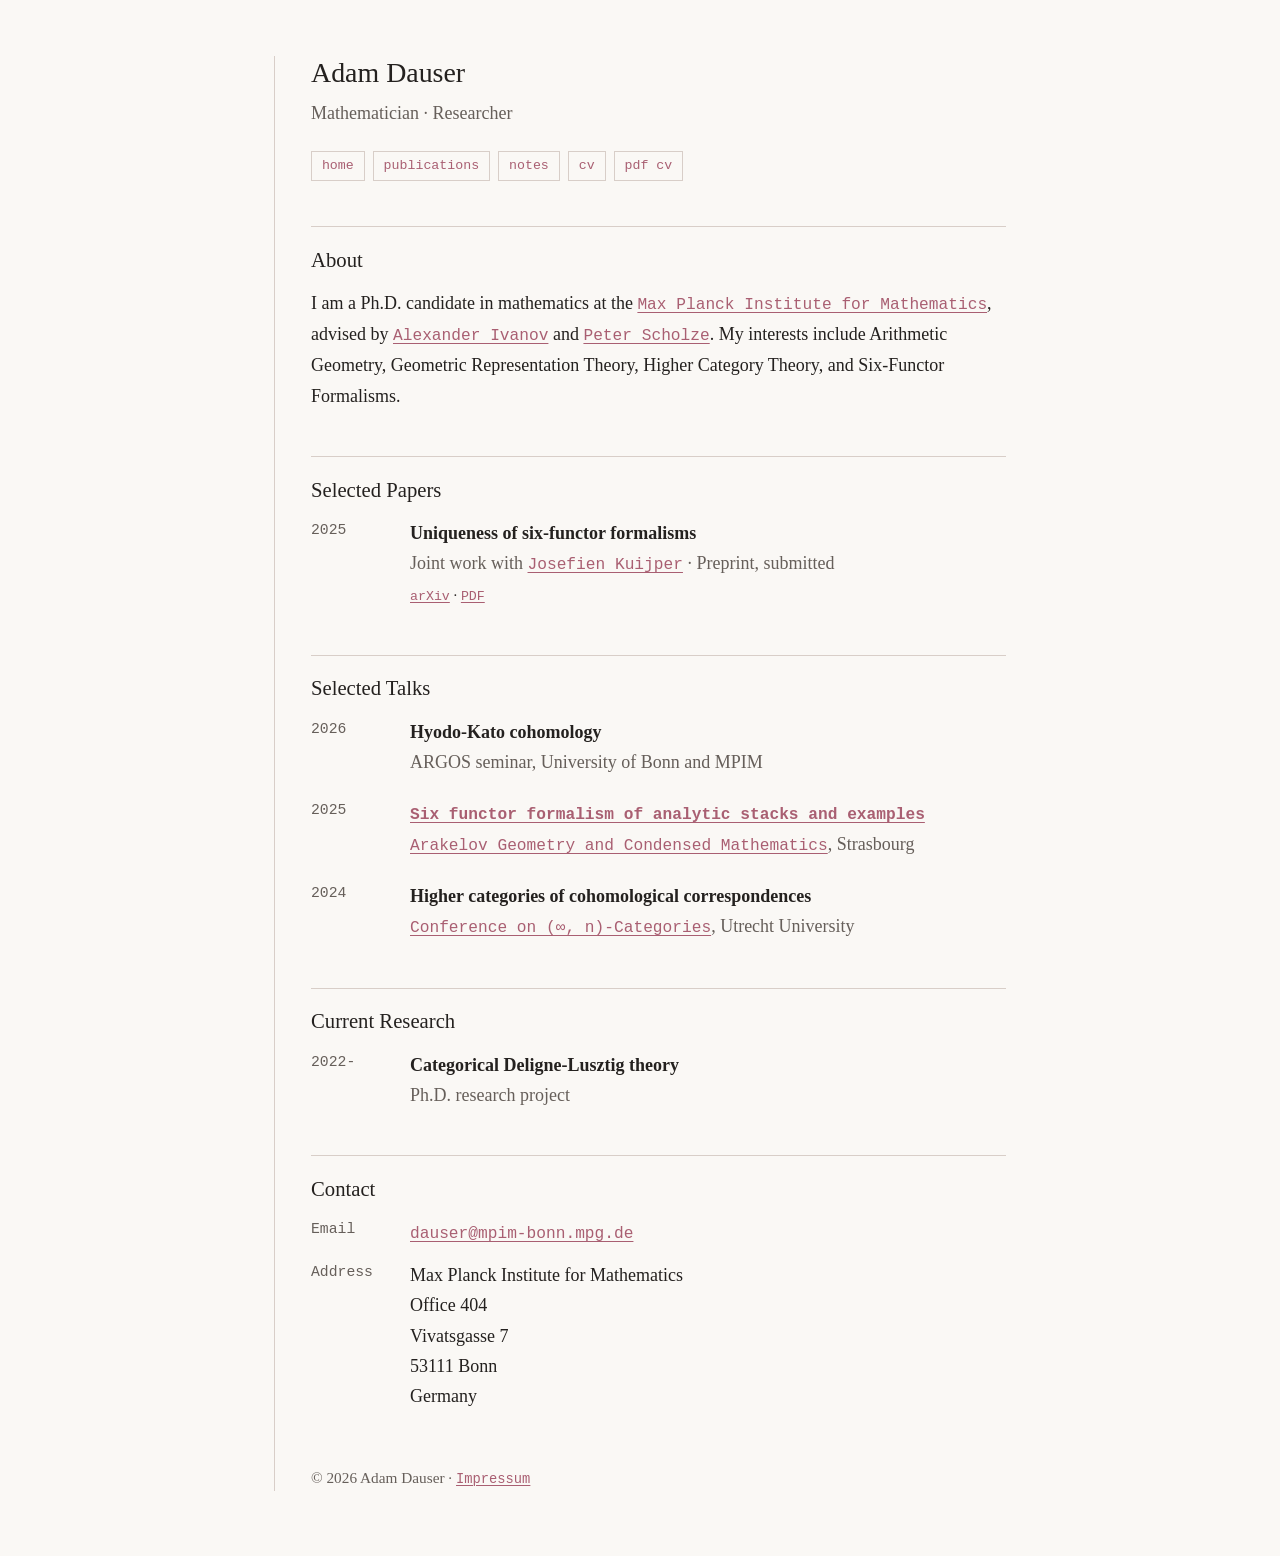
<file: index.html>
<!doctype html>
<html lang="en">
<head>
  <meta charset="utf-8">
  <meta name="viewport" content="width=device-width, initial-scale=1">
  <title>Adam Dauser</title>
  <meta name="description" content="Personal website for Adam Dauser: Arithmetic Geometry, Higher Category Theory, publications, notes, and CV.">
  <meta name="theme-color" media="(prefers-color-scheme: light)" content="#faf8f5">
  <meta name="theme-color" media="(prefers-color-scheme: dark)" content="#151515">
  <meta property="og:title" content="Adam Dauser">
  <meta property="og:description" content="Arithmetic Geometry, Higher Category Theory, publications, notes, and CV.">
  <meta property="og:image" content="assets/social-preview.svg">
  <meta property="og:type" content="website">
  <link rel="icon" href="assets/favicon.svg" type="image/svg+xml">
  <link rel="stylesheet" href="assets/style.css">
</head>
<body>
  <div class="site">
    <main>
      <header>
        <h1>Adam Dauser</h1>
        <p class="subtitle">Mathematician · Researcher</p>
        <nav aria-label="Main navigation">
          <a class="pill" href="index.html">home</a>
          <a class="pill" href="publications.html">publications</a>
          <a class="pill" href="notes.html">notes</a>
          <a class="pill" href="cv.html">cv</a>
          <a class="pill" href="cv/adam-dauser-cv.pdf">pdf cv</a>
        </nav>
      </header>

      <section>
        <h2>About</h2>
        <p>I am a Ph.D. candidate in mathematics at the <a href="https://www.mpim-bonn.mpg.de/peoplelist?plgroup=graduates">Max Planck Institute for Mathematics</a>, advised by <a href="https://math.ruhr-uni-bochum.de/fakultaet/arbeitsbereiche/algebra/research-team-ivanov/team/prof-dr-alexander-ivanov/">Alexander Ivanov</a> and <a href="https://people.mpim-bonn.mpg.de/scholze/">Peter Scholze</a>. My interests include Arithmetic Geometry, Geometric Representation Theory, Higher Category Theory, and Six-Functor Formalisms.</p>
      </section>

      <section>
        <h2>Selected Papers</h2>
        <div class="entry">
          <div class="year">2025</div>
          <div><strong>Uniqueness of six-functor formalisms</strong><br><span class="meta">Joint work with <a href="https://sites.google.com/view/josefienkuijper">Josefien Kuijper</a> · Preprint, submitted</span><br><span class="links"><a href="https://arxiv.org/abs/2412.15780">arXiv</a> · <a href="https://arxiv.org/pdf/2412.15780">PDF</a></span></div>
        </div>
      </section>

      <section>
        <h2>Selected Talks</h2>
        <div class="entry">
          <div class="year">2026</div>
          <div><strong>Hyodo-Kato cohomology</strong><br><span class="meta">ARGOS seminar, University of Bonn and MPIM</span></div>
        </div>
        <div class="entry">
          <div class="year">2025</div>
          <div><strong><a href="https://lebras.perso.math.cnrs.fr/Notes_Dauser.pdf">Six functor formalism of analytic stacks and examples</a></strong><br><span class="meta"><a href="https://irma.math.unistra.fr/~lfu/Activities/Conference-Arakelov-and-Condensed.html">Arakelov Geometry and Condensed Mathematics</a>, Strasbourg</span></div>
        </div>
        <div class="entry">
          <div class="year">2024</div>
          <div><strong>Higher categories of cohomological correspondences</strong><br><span class="meta"><a href="https://sites.google.com/view/inftyncategories">Conference on (∞, n)-Categories</a>, Utrecht University</span></div>
        </div>
      </section>

      <section>
        <h2>Current Research</h2>
        <div class="entry">
          <div class="year">2022-</div>
          <div><strong>Categorical Deligne-Lusztig theory</strong><br><span class="meta">Ph.D. research project</span></div>
        </div>
      </section>

      <section>
        <h2>Contact</h2>
        <dl class="contact-list">
          <div>
            <dt>Email</dt>
            <dd><a href="mailto:dauser@mpim-bonn.mpg.de">dauser@mpim-bonn.mpg.de</a></dd>
          </div>
          <div>
            <dt>Address</dt>
            <dd>Max Planck Institute for Mathematics<br>Office 404<br>Vivatsgasse 7<br>53111 Bonn<br>Germany</dd>
          </div>
        </dl>
      </section>

      <footer>© 2026 Adam Dauser · <a href="impressum.html">Impressum</a></footer>
    </main>
  </div>
</body>
</html>
</file>
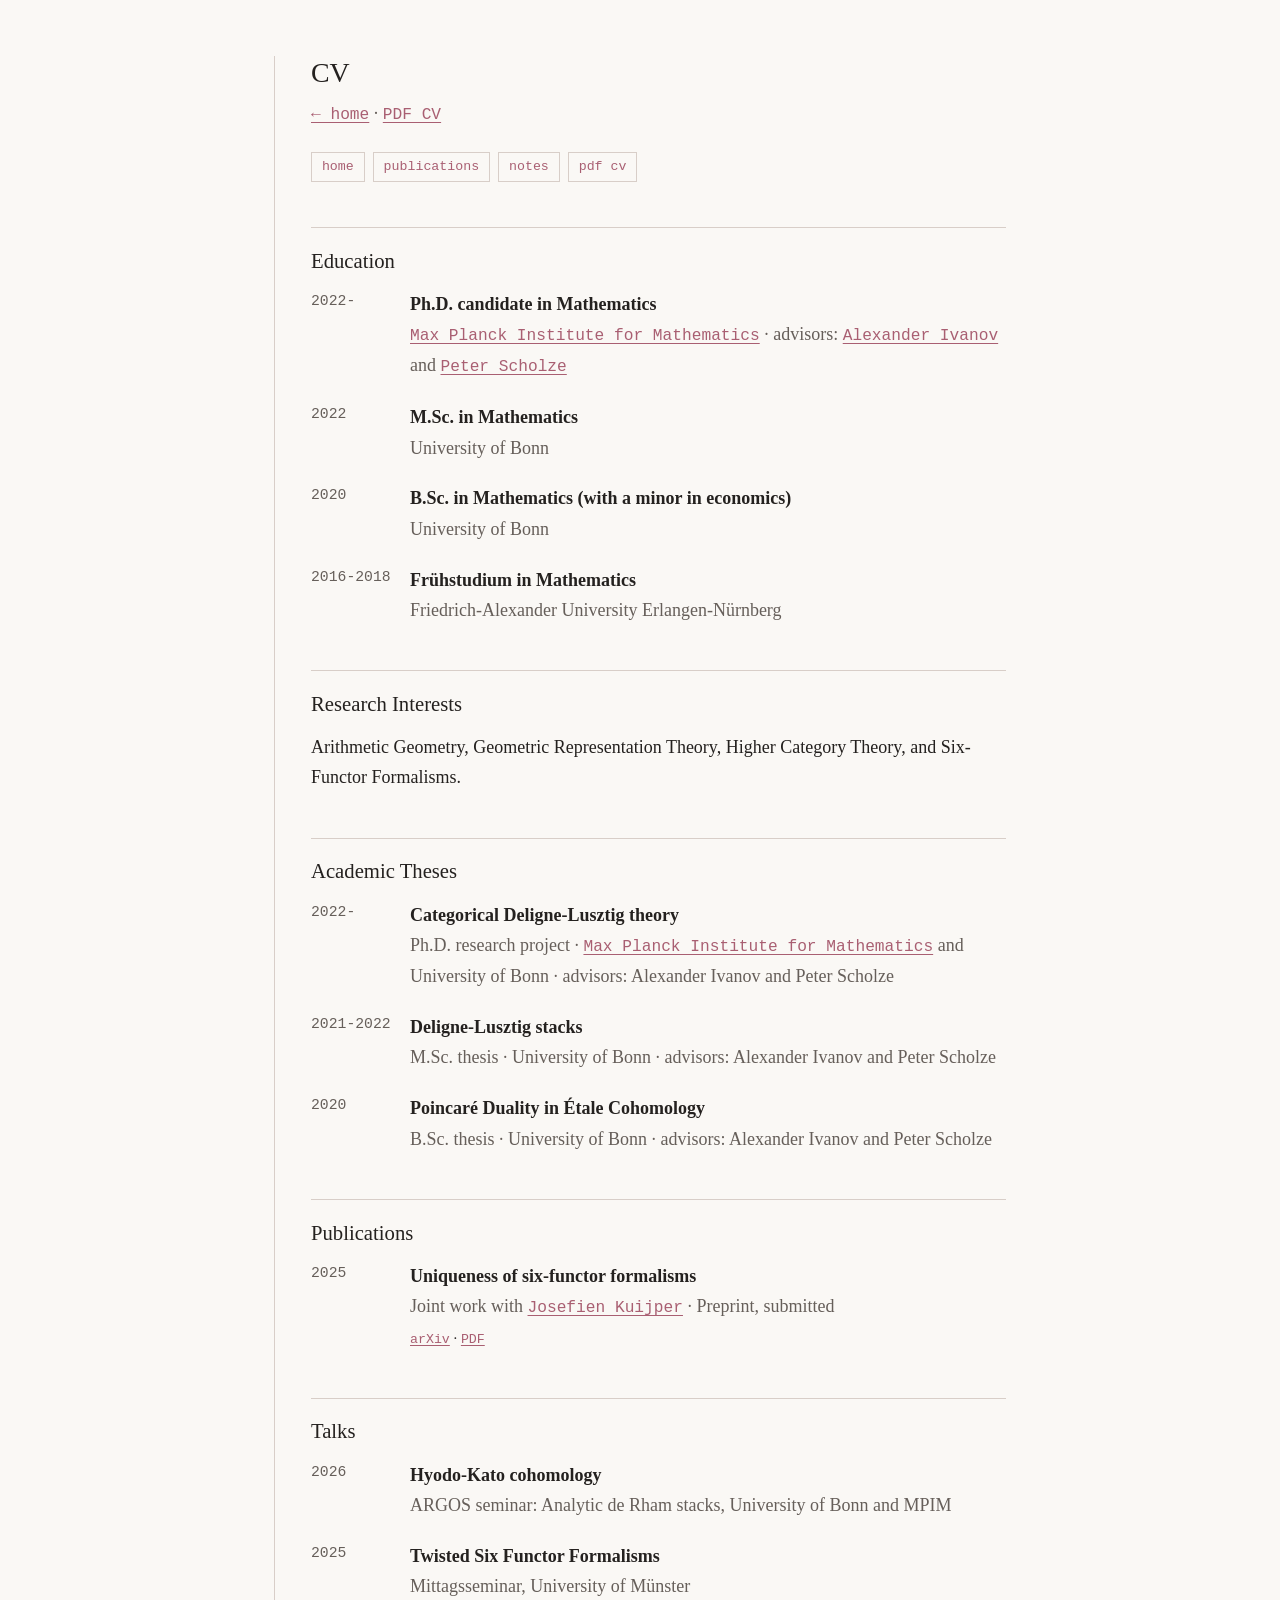
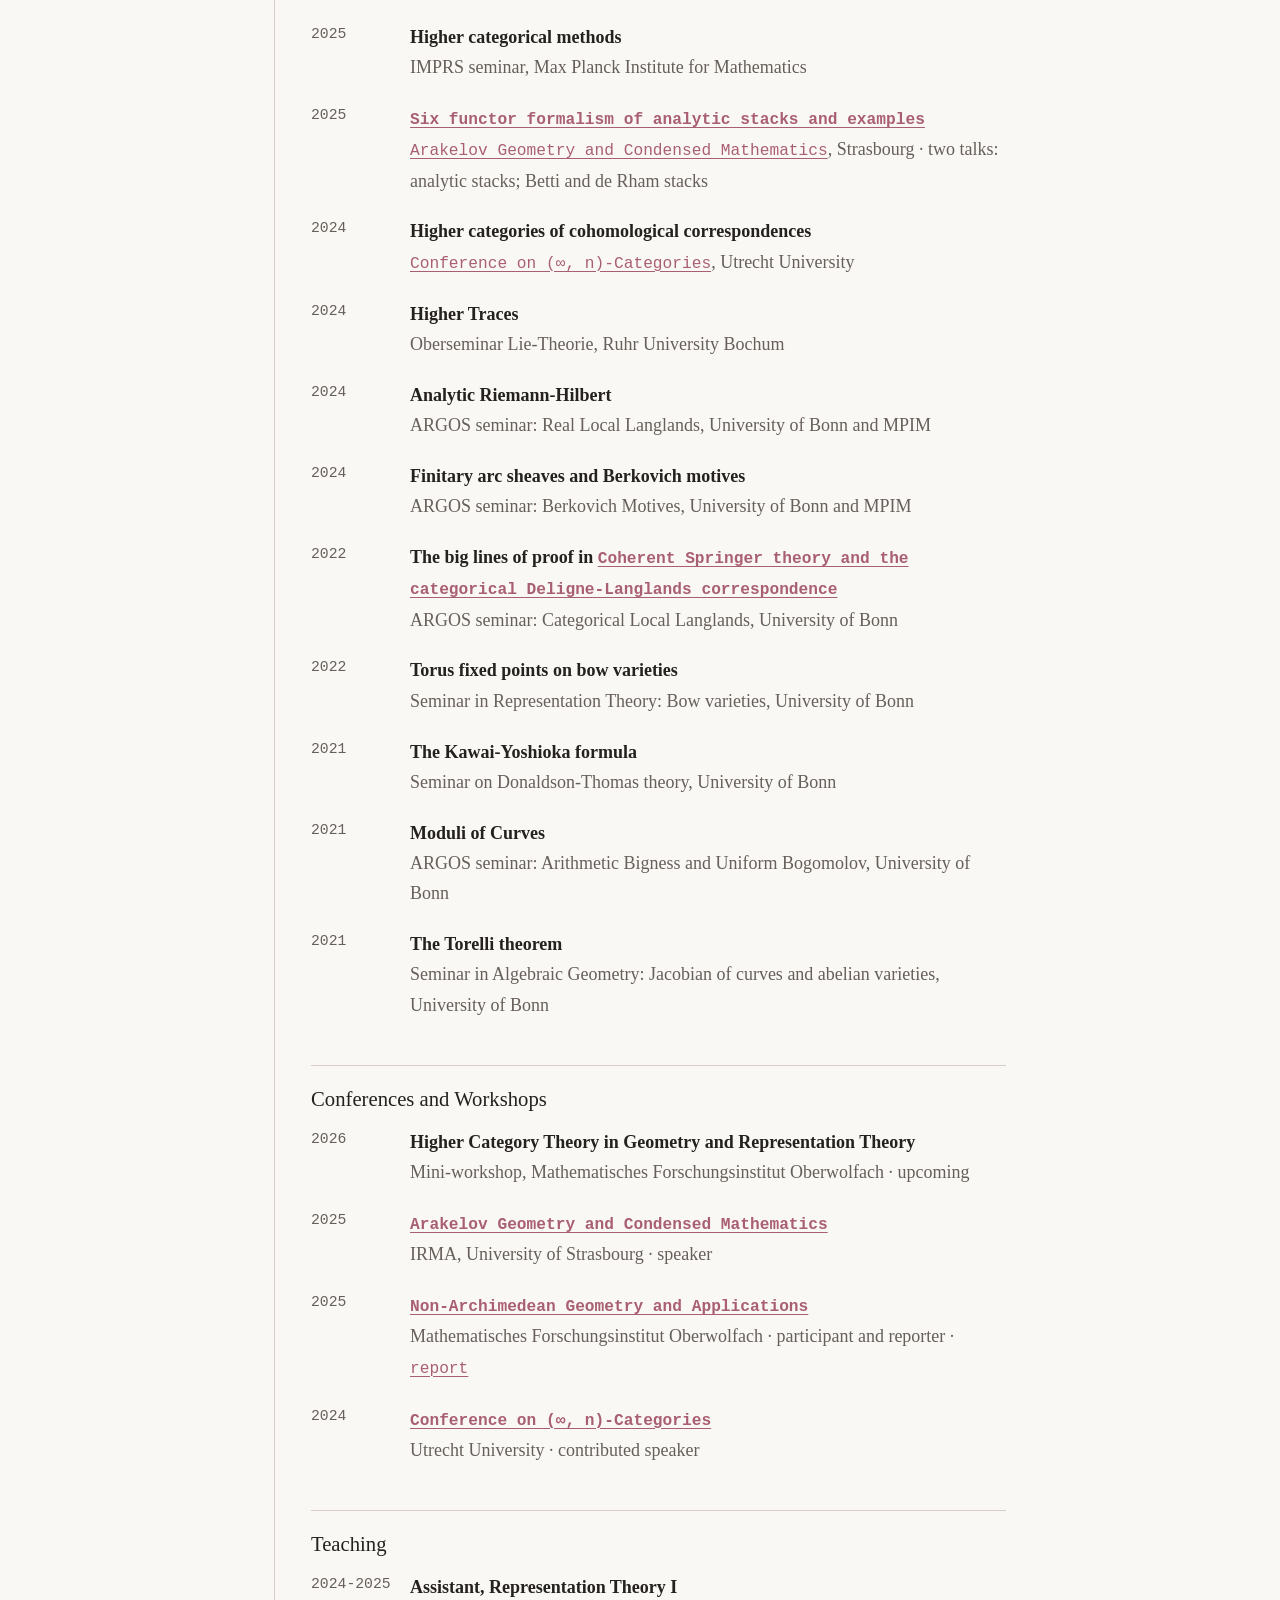
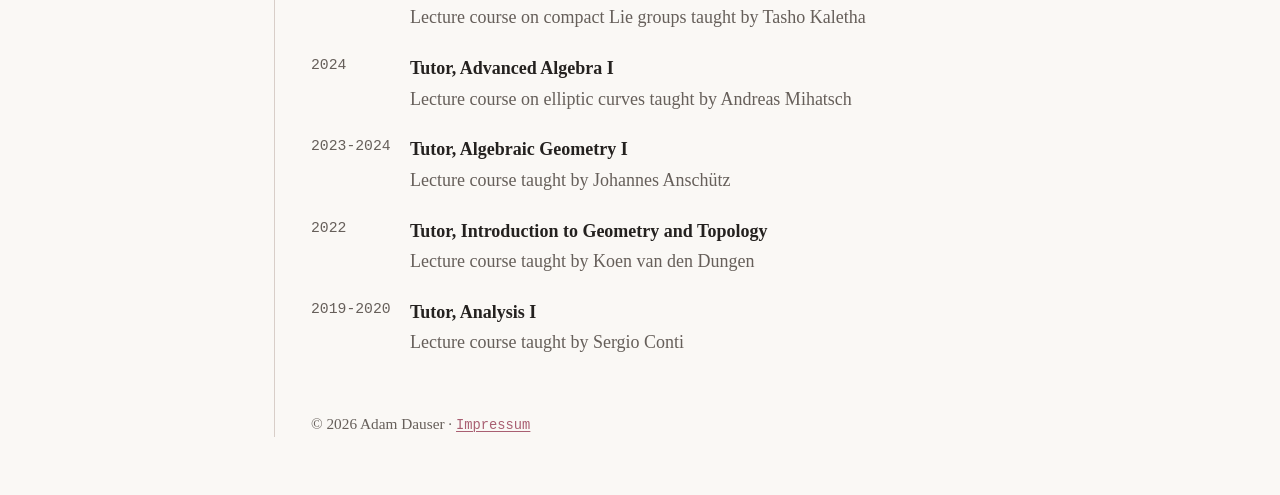
<file: cv.html>
<!doctype html>
<html lang="en">
<head>
  <meta charset="utf-8">
  <meta name="viewport" content="width=device-width, initial-scale=1">
  <title>Adam Dauser — CV</title>
  <meta name="description" content="Academic CV for Adam Dauser.">
  <meta name="theme-color" media="(prefers-color-scheme: light)" content="#faf8f5">
  <meta name="theme-color" media="(prefers-color-scheme: dark)" content="#151515">
  <meta property="og:title" content="Adam Dauser — CV">
  <meta property="og:description" content="Education, publications, talks, teaching, and projects.">
  <meta property="og:image" content="assets/social-preview.svg">
  <link rel="icon" href="assets/favicon.svg" type="image/svg+xml">
  <link rel="stylesheet" href="assets/style.css">
</head>
<body><div class="site"><main>
  <header>
    <h1>CV</h1>
    <p class="subtitle"><a href="index.html">← home</a> · <a href="cv/adam-dauser-cv.pdf">PDF CV</a></p>
    <nav><a class="pill" href="index.html">home</a><a class="pill" href="publications.html">publications</a><a class="pill" href="notes.html">notes</a><a class="pill" href="cv/adam-dauser-cv.pdf">pdf cv</a></nav>
  </header>

  <section>
    <h2>Education</h2>
    <div class="entry"><div class="year">2022-</div><div><strong>Ph.D. candidate in Mathematics</strong><br><span class="meta"><a href="https://www.mpim-bonn.mpg.de/peoplelist?plgroup=graduates">Max Planck Institute for Mathematics</a> · advisors: <a href="https://math.ruhr-uni-bochum.de/fakultaet/arbeitsbereiche/algebra/research-team-ivanov/team/prof-dr-alexander-ivanov/">Alexander Ivanov</a> and <a href="https://people.mpim-bonn.mpg.de/scholze/">Peter Scholze</a></span></div></div>
    <div class="entry"><div class="year">2022</div><div><strong>M.Sc. in Mathematics</strong><br><span class="meta">University of Bonn</span></div></div>
    <div class="entry"><div class="year">2020</div><div><strong>B.Sc. in Mathematics (with a minor in economics)</strong><br><span class="meta">University of Bonn</span></div></div>
    <div class="entry"><div class="year">2016-2018</div><div><strong>Frühstudium in Mathematics</strong><br><span class="meta">Friedrich-Alexander University Erlangen-Nürnberg</span></div></div>
  </section>

  <section>
    <h2>Research Interests</h2>
    <p>Arithmetic Geometry, Geometric Representation Theory, Higher Category Theory, and Six-Functor Formalisms.</p>
  </section>

  <section>
    <h2>Academic Theses</h2>
    <div class="entry"><div class="year">2022-</div><div><strong>Categorical Deligne-Lusztig theory</strong><br><span class="meta">Ph.D. research project · <a href="https://www.mpim-bonn.mpg.de/peoplelist?plgroup=graduates">Max Planck Institute for Mathematics</a> and University of Bonn · advisors: Alexander Ivanov and Peter Scholze</span></div></div>
    <div class="entry"><div class="year">2021-2022</div><div><strong>Deligne-Lusztig stacks</strong><br><span class="meta">M.Sc. thesis · University of Bonn · advisors: Alexander Ivanov and Peter Scholze</span></div></div>
    <div class="entry"><div class="year">2020</div><div><strong>Poincaré Duality in Étale Cohomology</strong><br><span class="meta">B.Sc. thesis · University of Bonn · advisors: Alexander Ivanov and Peter Scholze</span></div></div>
  </section>

  <section>
    <h2>Publications</h2>
    <div class="entry"><div class="year">2025</div><div><strong>Uniqueness of six-functor formalisms</strong><br><span class="meta">Joint work with <a href="https://sites.google.com/view/josefienkuijper">Josefien Kuijper</a> · Preprint, submitted</span><br><span class="links"><a href="https://arxiv.org/abs/2412.15780">arXiv</a> · <a href="https://arxiv.org/pdf/2412.15780">PDF</a></span></div></div>
  </section>

  <section>
    <h2>Talks</h2>
    <div class="entry"><div class="year">2026</div><div><strong>Hyodo-Kato cohomology</strong><br><span class="meta">ARGOS seminar: Analytic de Rham stacks, University of Bonn and MPIM</span></div></div>
    <div class="entry"><div class="year">2025</div><div><strong>Twisted Six Functor Formalisms</strong><br><span class="meta">Mittagsseminar, University of Münster</span></div></div>
    <div class="entry"><div class="year">2025</div><div><strong>Higher categorical methods</strong><br><span class="meta">IMPRS seminar, Max Planck Institute for Mathematics</span></div></div>
    <div class="entry"><div class="year">2025</div><div><strong><a href="https://lebras.perso.math.cnrs.fr/Notes_Dauser.pdf">Six functor formalism of analytic stacks and examples</a></strong><br><span class="meta"><a href="https://irma.math.unistra.fr/~lfu/Activities/Conference-Arakelov-and-Condensed.html">Arakelov Geometry and Condensed Mathematics</a>, Strasbourg · two talks: analytic stacks; Betti and de Rham stacks</span></div></div>
    <div class="entry"><div class="year">2024</div><div><strong>Higher categories of cohomological correspondences</strong><br><span class="meta"><a href="https://sites.google.com/view/inftyncategories">Conference on (∞, n)-Categories</a>, Utrecht University</span></div></div>
    <div class="entry"><div class="year">2024</div><div><strong>Higher Traces</strong><br><span class="meta">Oberseminar Lie-Theorie, Ruhr University Bochum</span></div></div>
    <div class="entry"><div class="year">2024</div><div><strong>Analytic Riemann-Hilbert</strong><br><span class="meta">ARGOS seminar: Real Local Langlands, University of Bonn and MPIM</span></div></div>
    <div class="entry"><div class="year">2024</div><div><strong>Finitary arc sheaves and Berkovich motives</strong><br><span class="meta">ARGOS seminar: Berkovich Motives, University of Bonn and MPIM</span></div></div>
    <div class="entry"><div class="year">2022</div><div><strong>The big lines of proof in <a href="https://arxiv.org/abs/2010.02321">Coherent Springer theory and the categorical Deligne-Langlands correspondence</a></strong><br><span class="meta">ARGOS seminar: Categorical Local Langlands, University of Bonn</span></div></div>
    <div class="entry"><div class="year">2022</div><div><strong>Torus fixed points on bow varieties</strong><br><span class="meta">Seminar in Representation Theory: Bow varieties, University of Bonn</span></div></div>
    <div class="entry"><div class="year">2021</div><div><strong>The Kawai-Yoshioka formula</strong><br><span class="meta">Seminar on Donaldson-Thomas theory, University of Bonn</span></div></div>
    <div class="entry"><div class="year">2021</div><div><strong>Moduli of Curves</strong><br><span class="meta">ARGOS seminar: Arithmetic Bigness and Uniform Bogomolov, University of Bonn</span></div></div>
    <div class="entry"><div class="year">2021</div><div><strong>The Torelli theorem</strong><br><span class="meta">Seminar in Algebraic Geometry: Jacobian of curves and abelian varieties, University of Bonn</span></div></div>
  </section>

  <section>
    <h2>Conferences and Workshops</h2>
    <div class="entry"><div class="year">2026</div><div><strong>Higher Category Theory in Geometry and Representation Theory</strong><br><span class="meta">Mini-workshop, Mathematisches Forschungsinstitut Oberwolfach · upcoming</span></div></div>
    <div class="entry"><div class="year">2025</div><div><strong><a href="https://irma.math.unistra.fr/~lfu/Activities/Conference-Arakelov-and-Condensed.html">Arakelov Geometry and Condensed Mathematics</a></strong><br><span class="meta">IRMA, University of Strasbourg · speaker</span></div></div>
    <div class="entry"><div class="year">2025</div><div><strong><a href="https://publications.mfo.de/handle/mfo/4342">Non-Archimedean Geometry and Applications</a></strong><br><span class="meta">Mathematisches Forschungsinstitut Oberwolfach · participant and reporter · <a href="https://publications.mfo.de/bitstream/handle/mfo/4342/OWR_2025_29.pdf?isAllowed=y&amp;sequence=1">report</a></span></div></div>
    <div class="entry"><div class="year">2024</div><div><strong><a href="https://sites.google.com/view/inftyncategories">Conference on (∞, n)-Categories</a></strong><br><span class="meta">Utrecht University · contributed speaker</span></div></div>
  </section>

  <section>
    <h2>Teaching</h2>
    <div class="entry"><div class="year">2024-2025</div><div><strong>Assistant, Representation Theory I</strong><br><span class="meta">Lecture course on compact Lie groups taught by Tasho Kaletha</span></div></div>
    <div class="entry"><div class="year">2024</div><div><strong>Tutor, Advanced Algebra I</strong><br><span class="meta">Lecture course on elliptic curves taught by Andreas Mihatsch</span></div></div>
    <div class="entry"><div class="year">2023-2024</div><div><strong>Tutor, Algebraic Geometry I</strong><br><span class="meta">Lecture course taught by Johannes Anschütz</span></div></div>
    <div class="entry"><div class="year">2022</div><div><strong>Tutor, Introduction to Geometry and Topology</strong><br><span class="meta">Lecture course taught by Koen van den Dungen</span></div></div>
    <div class="entry"><div class="year">2019-2020</div><div><strong>Tutor, Analysis I</strong><br><span class="meta">Lecture course taught by Sergio Conti</span></div></div>
  </section>

  <footer>© 2026 Adam Dauser · <a href="impressum.html">Impressum</a></footer>
</main></div></body>
</html>
</file>
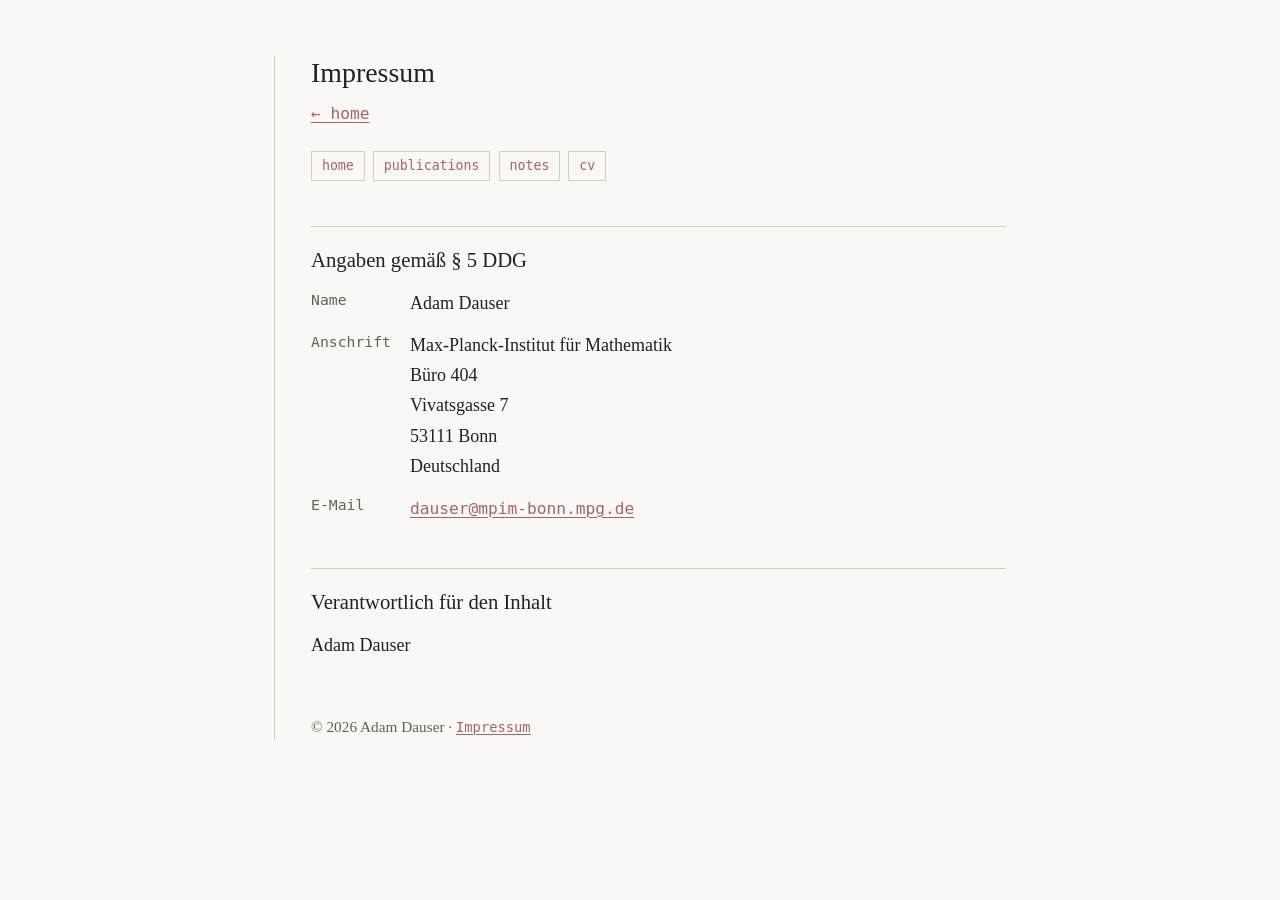
<file: impressum.html>
<!doctype html>
<html lang="de">
<head>
  <meta charset="utf-8">
  <meta name="viewport" content="width=device-width, initial-scale=1">
  <title>Adam Dauser — Impressum</title>
  <meta name="description" content="Impressum der persönlichen Website von Adam Dauser.">
  <meta name="theme-color" media="(prefers-color-scheme: light)" content="#faf8f5">
  <meta name="theme-color" media="(prefers-color-scheme: dark)" content="#151515">
  <meta property="og:title" content="Adam Dauser — Impressum">
  <meta property="og:description" content="Impressum und Kontaktangaben der persönlichen Website von Adam Dauser.">
  <meta property="og:image" content="assets/social-preview.svg">
  <link rel="icon" href="assets/favicon.svg" type="image/svg+xml">
  <link rel="stylesheet" href="assets/style.css">
</head>
<body><div class="site"><main>
  <header>
    <h1>Impressum</h1>
    <p class="subtitle"><a href="index.html">← home</a></p>
    <nav><a class="pill" href="index.html">home</a><a class="pill" href="publications.html">publications</a><a class="pill" href="notes.html">notes</a><a class="pill" href="cv.html">cv</a></nav>
  </header>

  <section>
    <h2>Angaben gemäß § 5 DDG</h2>
    <dl class="contact-list">
      <div>
        <dt>Name</dt>
        <dd>Adam Dauser</dd>
      </div>
      <div>
        <dt>Anschrift</dt>
        <dd>Max-Planck-Institut für Mathematik<br>Büro 404<br>Vivatsgasse 7<br>53111 Bonn<br>Deutschland</dd>
      </div>
      <div>
        <dt>E-Mail</dt>
        <dd><a href="mailto:dauser@mpim-bonn.mpg.de">dauser@mpim-bonn.mpg.de</a></dd>
      </div>
    </dl>
  </section>

  <section>
    <h2>Verantwortlich für den Inhalt</h2>
    <p>Adam Dauser</p>
  </section>

  <footer>© 2026 Adam Dauser · <a href="impressum.html">Impressum</a></footer>
</main></div></body>
</html>
</file>
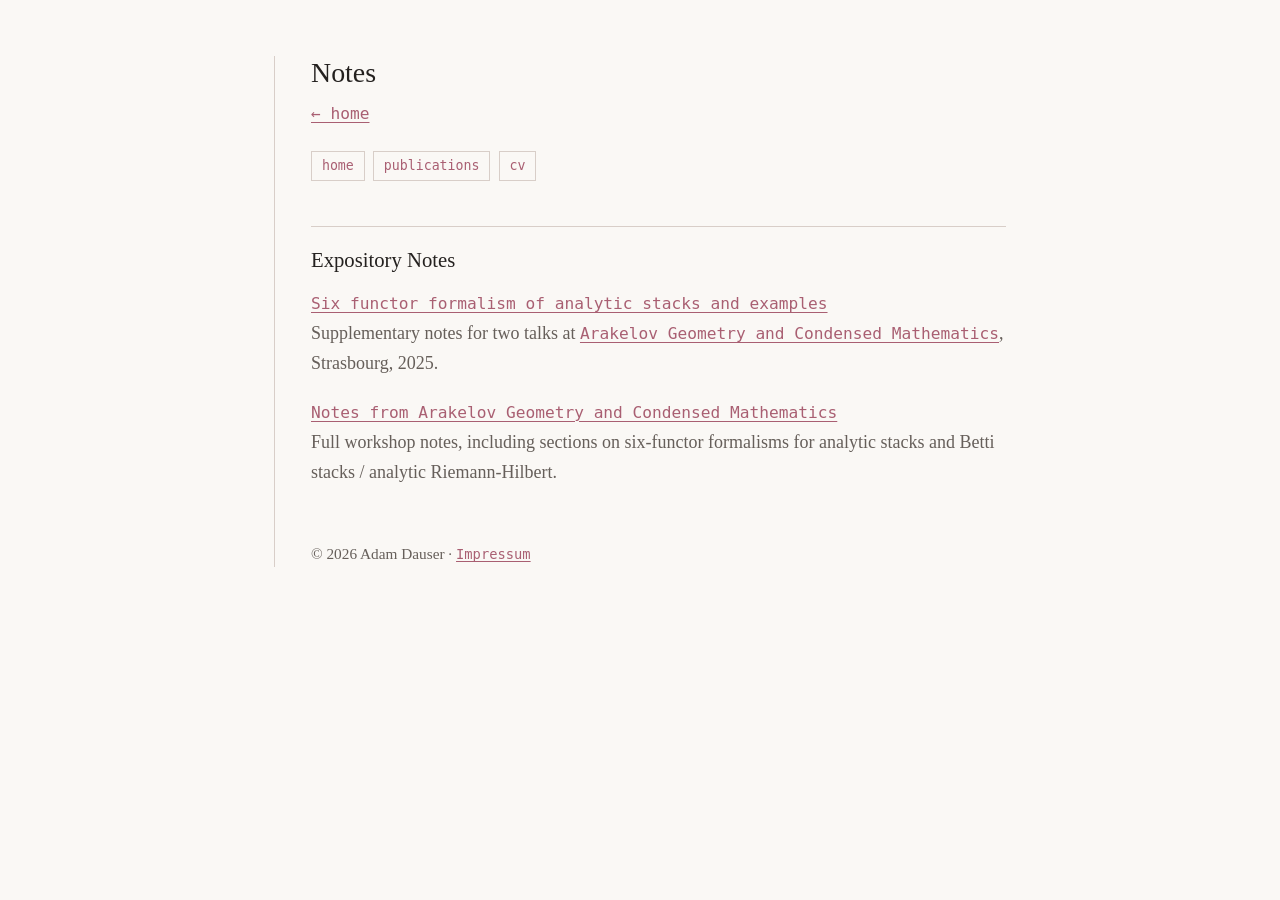
<file: notes.html>
<!doctype html>
<html lang="en">
<head>
  <meta charset="utf-8">
  <meta name="viewport" content="width=device-width, initial-scale=1">
  <title>Adam Dauser — Notes</title>
  <meta name="description" content="Expository notes by Adam Dauser.">
  <meta name="theme-color" media="(prefers-color-scheme: light)" content="#faf8f5">
  <meta name="theme-color" media="(prefers-color-scheme: dark)" content="#151515">
  <meta property="og:title" content="Adam Dauser — Notes">
  <meta property="og:description" content="Short mathematical and technical notes.">
  <meta property="og:image" content="assets/social-preview.svg">
  <link rel="icon" href="assets/favicon.svg" type="image/svg+xml">
  <link rel="stylesheet" href="assets/style.css">
</head>
<body><div class="site"><main>
  <header>
    <h1>Notes</h1>
    <p class="subtitle"><a href="index.html">← home</a></p>
    <nav><a class="pill" href="index.html">home</a><a class="pill" href="publications.html">publications</a><a class="pill" href="cv.html">cv</a></nav>
  </header>

  <section>
    <h2>Expository Notes</h2>
    <ul class="clean">
      <li><a href="https://lebras.perso.math.cnrs.fr/Notes_Dauser.pdf">Six functor formalism of analytic stacks and examples</a><br><span class="meta">Supplementary notes for two talks at <a href="https://irma.math.unistra.fr/~lfu/Activities/Conference-Arakelov-and-Condensed.html">Arakelov Geometry and Condensed Mathematics</a>, Strasbourg, 2025.</span></li>
      <li><a href="https://lebras.perso.math.cnrs.fr/Notes_workshop_all.pdf">Notes from Arakelov Geometry and Condensed Mathematics</a><br><span class="meta">Full workshop notes, including sections on six-functor formalisms for analytic stacks and Betti stacks / analytic Riemann-Hilbert.</span></li>
    </ul>
  </section>

  <footer>© 2026 Adam Dauser · <a href="impressum.html">Impressum</a></footer>
</main></div></body>
</html>
</file>
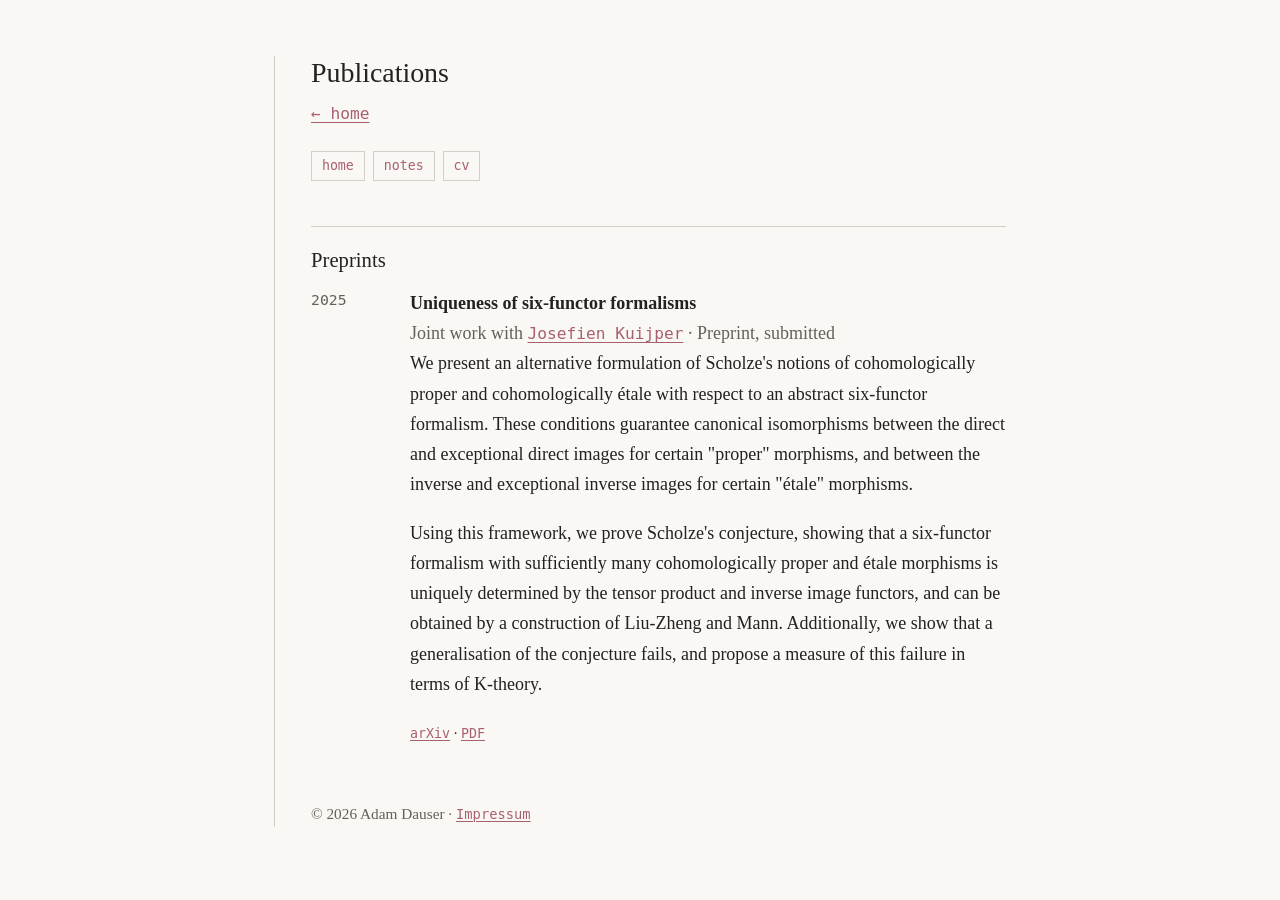
<file: publications.html>
<!doctype html>
<html lang="en">
<head>
  <meta charset="utf-8">
  <meta name="viewport" content="width=device-width, initial-scale=1">
  <title>Adam Dauser — Publications</title>
  <meta name="description" content="Publications and preprints by Adam Dauser.">
  <meta name="theme-color" media="(prefers-color-scheme: light)" content="#faf8f5">
  <meta name="theme-color" media="(prefers-color-scheme: dark)" content="#151515">
  <meta property="og:title" content="Adam Dauser — Publications">
  <meta property="og:description" content="Publications, preprints, arXiv links, and notes.">
  <meta property="og:image" content="assets/social-preview.svg">
  <link rel="icon" href="assets/favicon.svg" type="image/svg+xml">
  <link rel="stylesheet" href="assets/style.css">
</head>
<body><div class="site"><main>
  <header>
    <h1>Publications</h1>
    <p class="subtitle"><a href="index.html">← home</a></p>
    <nav><a class="pill" href="index.html">home</a><a class="pill" href="notes.html">notes</a><a class="pill" href="cv.html">cv</a></nav>
  </header>

  <section>
    <h2>Preprints</h2>
    <div class="entry">
      <div class="year">2025</div>
      <div>
        <strong>Uniqueness of six-functor formalisms</strong><br>
        <span class="meta">Joint work with <a href="https://sites.google.com/view/josefienkuijper">Josefien Kuijper</a> · Preprint, submitted</span>
        <p>We present an alternative formulation of Scholze's notions of cohomologically proper and cohomologically étale with respect to an abstract six-functor formalism. These conditions guarantee canonical isomorphisms between the direct and exceptional direct images for certain "proper" morphisms, and between the inverse and exceptional inverse images for certain "étale" morphisms.</p>
        <p>Using this framework, we prove Scholze's conjecture, showing that a six-functor formalism with sufficiently many cohomologically proper and étale morphisms is uniquely determined by the tensor product and inverse image functors, and can be obtained by a construction of Liu-Zheng and Mann. Additionally, we show that a generalisation of the conjecture fails, and propose a measure of this failure in terms of K-theory.</p>
        <span class="links"><a href="https://arxiv.org/abs/2412.15780">arXiv</a> · <a href="https://arxiv.org/pdf/2412.15780">PDF</a></span>
      </div>
    </div>
  </section>
  <footer>© 2026 Adam Dauser · <a href="impressum.html">Impressum</a></footer>
</main></div></body>
</html>
</file>
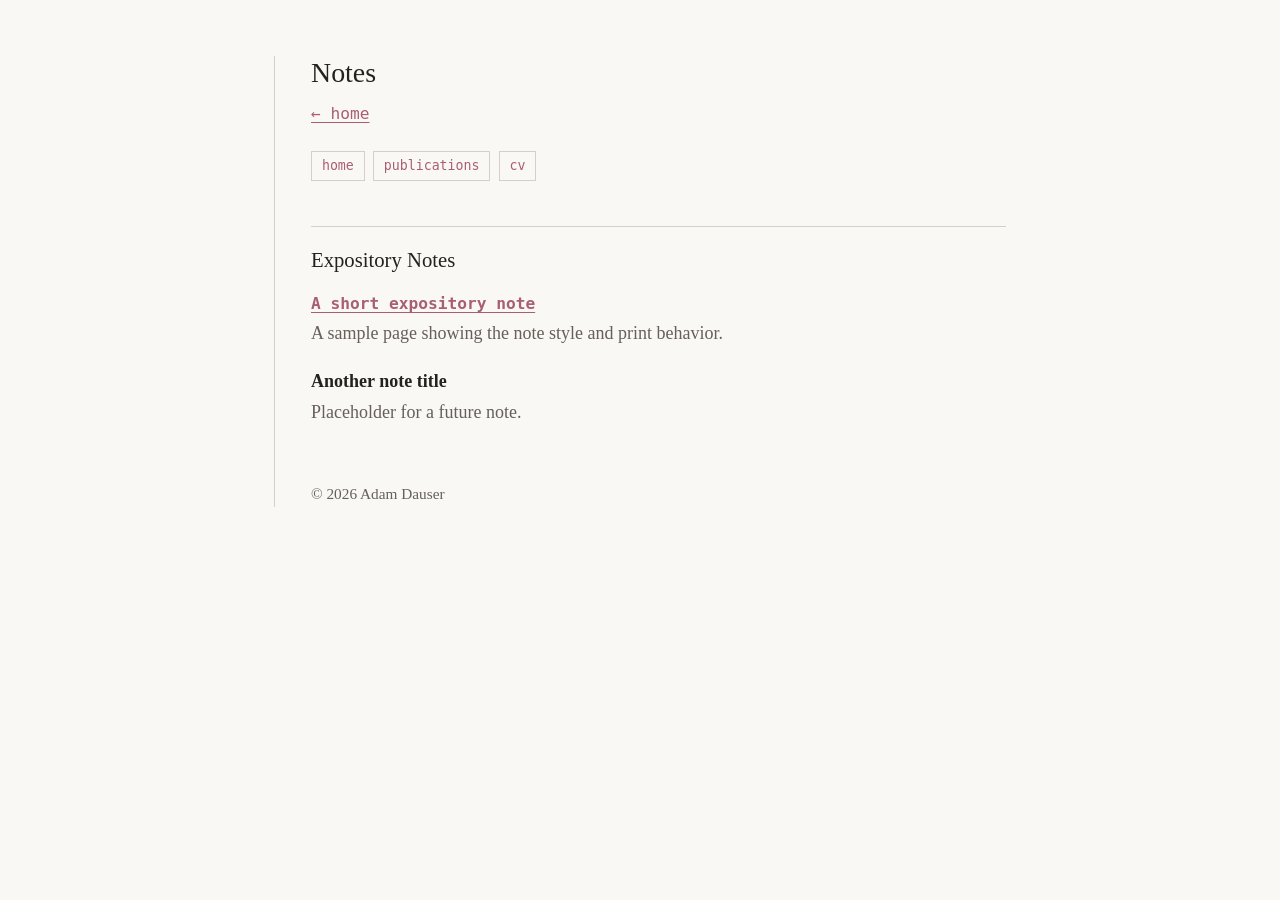
<file: sample_personal_site/notes.html>
<!doctype html>
<html lang="en">
<head>
  <meta charset="utf-8">
  <meta name="viewport" content="width=device-width, initial-scale=1">
  <title>Adam Dauser — Notes</title>
  <meta name="description" content="Expository notes by Adam Dauser.">
  <meta name="theme-color" media="(prefers-color-scheme: light)" content="#faf8f5">
  <meta name="theme-color" media="(prefers-color-scheme: dark)" content="#151515">
  <meta property="og:title" content="Adam Dauser — Notes">
  <meta property="og:description" content="Short mathematical and technical notes.">
  <meta property="og:image" content="assets/social-preview.svg">
  <link rel="icon" href="assets/favicon.svg" type="image/svg+xml">
  <link rel="stylesheet" href="assets/style.css">
</head>
<body><div class="site"><main>
  <header>
    <h1>Notes</h1>
    <p class="subtitle"><a href="index.html">← home</a></p>
    <nav><a class="pill" href="index.html">home</a><a class="pill" href="publications.html">publications</a><a class="pill" href="cv.html">cv</a></nav>
  </header>

  <section>
    <h2>Expository Notes</h2>
    <ul class="clean">
      <li><strong><a href="notes/sample-note.html">A short expository note</a></strong><br><span class="meta">A sample page showing the note style and print behavior.</span></li>
      <li><strong>Another note title</strong><br><span class="meta">Placeholder for a future note.</span></li>
    </ul>
  </section>

  <footer>© 2026 Adam Dauser</footer>
</main></div></body>
</html>
</file>
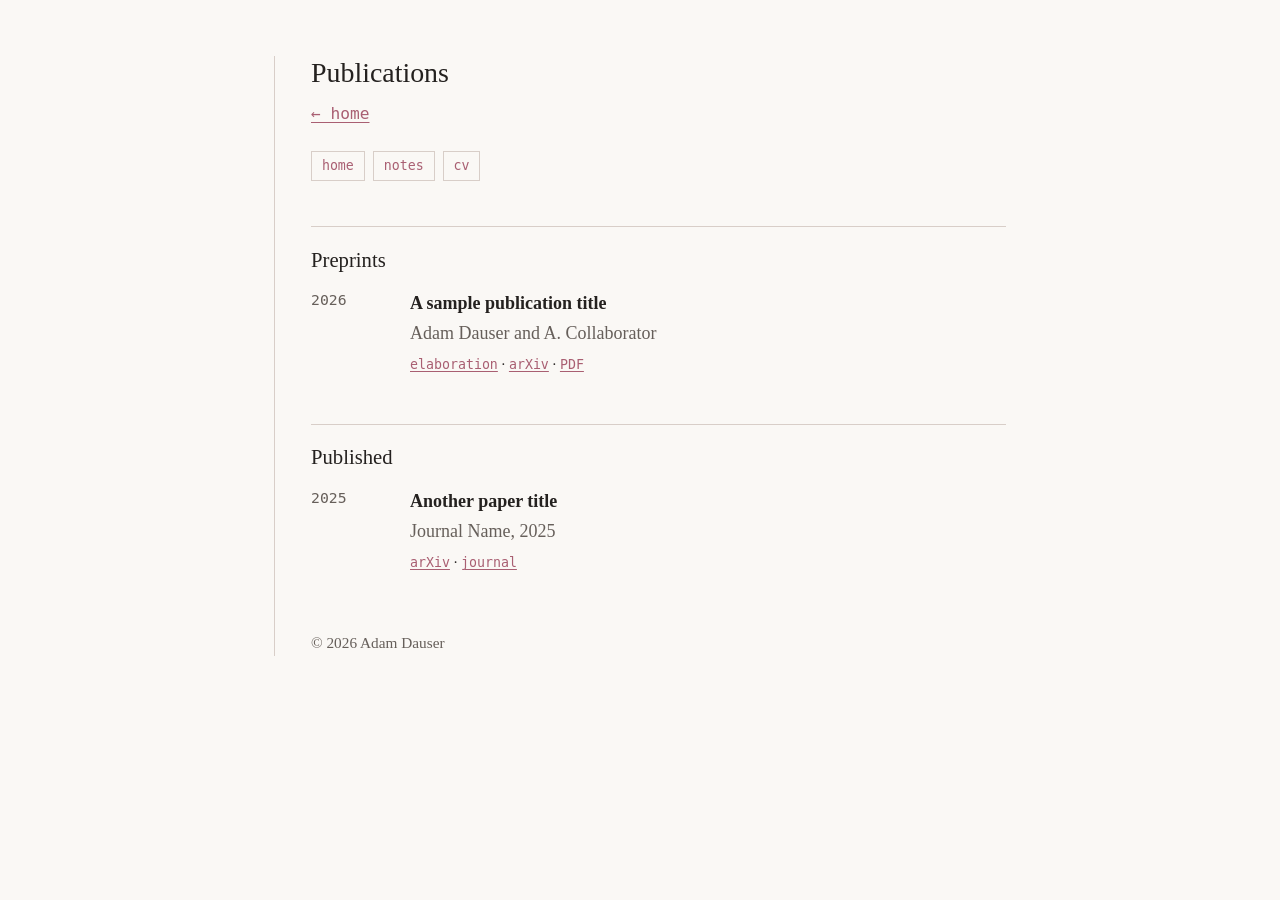
<file: sample_personal_site/publications.html>
<!doctype html>
<html lang="en">
<head>
  <meta charset="utf-8">
  <meta name="viewport" content="width=device-width, initial-scale=1">
  <title>Adam Dauser — Publications</title>
  <meta name="description" content="Publications and preprints by Adam Dauser.">
  <meta name="theme-color" media="(prefers-color-scheme: light)" content="#faf8f5">
  <meta name="theme-color" media="(prefers-color-scheme: dark)" content="#151515">
  <meta property="og:title" content="Adam Dauser — Publications">
  <meta property="og:description" content="Publications, preprints, arXiv links, and notes.">
  <meta property="og:image" content="assets/social-preview.svg">
  <link rel="icon" href="assets/favicon.svg" type="image/svg+xml">
  <link rel="stylesheet" href="assets/style.css">
</head>
<body><div class="site"><main>
  <header>
    <h1>Publications</h1>
    <p class="subtitle"><a href="index.html">← home</a></p>
    <nav><a class="pill" href="index.html">home</a><a class="pill" href="notes.html">notes</a><a class="pill" href="cv.html">cv</a></nav>
  </header>

  <section>
    <h2>Preprints</h2>
    <div class="entry">
      <div class="year">2026</div>
      <div><strong>A sample publication title</strong><br><span class="meta">Adam Dauser and A. Collaborator</span><br><span class="links"><a href="publications/sample-paper.html">elaboration</a> · <a href="https://arxiv.org">arXiv</a> · <a href="#">PDF</a></span></div>
    </div>
  </section>

  <section>
    <h2>Published</h2>
    <div class="entry">
      <div class="year">2025</div>
      <div><strong>Another paper title</strong><br><span class="meta">Journal Name, 2025</span><br><span class="links"><a href="https://arxiv.org">arXiv</a> · <a href="#">journal</a></span></div>
    </div>
  </section>

  <footer>© 2026 Adam Dauser</footer>
</main></div></body>
</html>
</file>
<file: assets/style.css>
:root {
  --bg: #faf8f5;
  --text: #24211f;
  --muted: #665f5a;
  --line: #d8cec8;
  --link: #a95f72;
  --link-bg: #f2dce2;
  --visited: #8d6973;
  --code-bg: #f3eee9;
}

@media (prefers-color-scheme: dark) {
  :root {
    --bg: #151515;
    --text: #e8e2dc;
    --muted: #b5aaa3;
    --line: #3b3431;
    --link: #e49aad;
    --link-bg: #3a242c;
    --visited: #c990a0;
    --code-bg: #222020;
  }
}

* {
  box-sizing: border-box;
}

html {
  font-size: 18px;
}

body {
  margin: 0;
  background: var(--bg);
  color: var(--text);
  font-family: Georgia, serif;
  line-height: 1.68;
}

::selection {
  background: var(--link-bg);
  color: var(--text);
}

.site {
  max-width: 780px;
  margin: 0 auto;
  padding: 56px 24px 72px;
}

main {
  border-left: 1px solid var(--line);
  padding-left: 2rem;
}

header {
  margin-bottom: 2.2rem;
}

h1, h2, h3, p, ul, ol, table {
  margin-top: 0;
}

h1 {
  font-family: Georgia, serif;
  font-size: 1.55rem;
  font-weight: normal;
  line-height: 1.2;
  letter-spacing: 0;
  margin-bottom: 0.45rem;
}

h2 {
  font-family: Georgia, serif;
  font-size: 1.15rem;
  font-weight: normal;
  line-height: 1.3;
  letter-spacing: 0;
  text-transform: none;
  margin-top: 2.5rem;
  margin-bottom: 0.8rem;
  border-top: 1px solid var(--line);
  padding-top: 1.1rem;
}

h3 {
  font-family: Georgia, serif;
  font-size: 1.05rem;
  font-weight: normal;
  line-height: 1.3;
  letter-spacing: 0;
  text-transform: none;
  margin-top: 1.4rem;
  margin-bottom: 0.25rem;
}

.subtitle, .meta, footer {
  color: var(--muted);
}

nav {
  display: flex;
  flex-wrap: wrap;
  gap: 0.45rem;
  margin-top: 1.3rem;
  font-size: 0.82rem;
}

a {
  color: var(--link);
  font-family: ui-monospace, SFMono-Regular, Menlo, Consolas, monospace;
  font-size: 0.9em;
  text-decoration-thickness: 1px;
  text-underline-offset: 0.18em;
}

a:visited {
  color: var(--visited);
}

a:hover {
  background: var(--link-bg);
}

.pill {
  display: inline-block;
  border: 1px solid var(--line);
  padding: 0.15rem 0.55rem;
  text-decoration: none;
  color: var(--link);
}

.pill:hover {
  background: var(--link-bg);
}

ul.clean {
  list-style: none;
  padding-left: 0;
}

ul.clean li {
  margin-bottom: 1rem;
}

.contact-list {
  display: grid;
  gap: 0.65rem;
  margin: 0;
}

.contact-list div {
  display: grid;
  grid-template-columns: 4.5rem 1fr;
  gap: 1rem;
}

.contact-list dt {
  color: var(--muted);
  font-family: ui-monospace, SFMono-Regular, Menlo, Consolas, monospace;
  font-size: 0.82rem;
}

.contact-list dd {
  margin: 0;
}

.entry {
  display: grid;
  grid-template-columns: 4.5rem 1fr;
  gap: 1rem;
  margin-bottom: 1.15rem;
}

.year {
  font-family: ui-monospace, SFMono-Regular, Menlo, Consolas, monospace;
  font-size: 0.82rem;
  color: var(--muted);
}

.links {
  font-size: 0.82rem;
}

table {
  width: 100%;
  border-collapse: collapse;
  margin-bottom: 1.4rem;
}

td, th {
  border-top: 1px solid var(--line);
  padding: 0.55rem 0;
  text-align: left;
  vertical-align: top;
}

img {
  max-width: 100%;
  height: auto;
}

footer {
  margin-top: 3rem;
  font-size: 0.85rem;
}

@media (max-width: 620px) {
  html {
    font-size: 16px;
  }

  .site {
    padding: 32px 18px 48px;
  }

  main {
    padding-left: 1.1rem;
  }

  .entry {
    grid-template-columns: 1fr;
    gap: 0.1rem;
  }

  .contact-list div {
    grid-template-columns: 1fr;
    gap: 0.1rem;
  }
}

@media print {
  :root {
    --bg: #ffffff;
    --text: #000000;
    --muted: #444444;
    --line: #bbbbbb;
    --link: #000000;
    --visited: #000000;
  }

  body {
    background: white;
    color: black;
    font-size: 12pt;
  }

  .site {
    max-width: none;
    padding: 0;
  }

  main {
    border-left: none;
    padding-left: 0;
  }

  nav, .no-print {
    display: none;
  }

  a::after {
    content: " (" attr(href) ")";
    font-size: 0.85em;
  }

  h2 {
    break-after: avoid;
  }
}
</file>
<file: sample_personal_site/assets/style.css>
:root {
  --bg: #faf8f5;
  --text: #24211f;
  --muted: #665f5a;
  --line: #d8cec8;
  --link: #a95f72;
  --link-bg: #f2dce2;
  --visited: #8d6973;
  --code-bg: #f3eee9;
}

@media (prefers-color-scheme: dark) {
  :root {
    --bg: #151515;
    --text: #e8e2dc;
    --muted: #b5aaa3;
    --line: #3b3431;
    --link: #e49aad;
    --link-bg: #3a242c;
    --visited: #c990a0;
    --code-bg: #222020;
  }
}

* {
  box-sizing: border-box;
}

html {
  font-size: 18px;
}

body {
  margin: 0;
  background: var(--bg);
  color: var(--text);
  font-family: Georgia, serif;
  line-height: 1.68;
}

::selection {
  background: var(--link-bg);
  color: var(--text);
}

.site {
  max-width: 780px;
  margin: 0 auto;
  padding: 56px 24px 72px;
}

main {
  border-left: 1px solid var(--line);
  padding-left: 2rem;
}

header {
  margin-bottom: 2.2rem;
}

h1, h2, h3, p, ul, ol, table {
  margin-top: 0;
}

h1 {
  font-family: Georgia, serif;
  font-size: 1.55rem;
  font-weight: normal;
  line-height: 1.2;
  letter-spacing: 0;
  margin-bottom: 0.45rem;
}

h2 {
  font-family: Georgia, serif;
  font-size: 1.15rem;
  font-weight: normal;
  line-height: 1.3;
  letter-spacing: 0;
  text-transform: none;
  margin-top: 2.5rem;
  margin-bottom: 0.8rem;
  border-top: 1px solid var(--line);
  padding-top: 1.1rem;
}

h3 {
  font-family: Georgia, serif;
  font-size: 1.05rem;
  font-weight: normal;
  line-height: 1.3;
  letter-spacing: 0;
  text-transform: none;
  margin-top: 1.4rem;
  margin-bottom: 0.25rem;
}

.subtitle, .meta, footer {
  color: var(--muted);
}

nav {
  display: flex;
  flex-wrap: wrap;
  gap: 0.45rem;
  margin-top: 1.3rem;
  font-size: 0.82rem;
}

a {
  color: var(--link);
  font-family: ui-monospace, SFMono-Regular, Menlo, Consolas, monospace;
  font-size: 0.9em;
  text-decoration-thickness: 1px;
  text-underline-offset: 0.18em;
}

a:visited {
  color: var(--visited);
}

a:hover {
  background: var(--link-bg);
}

.pill {
  display: inline-block;
  border: 1px solid var(--line);
  padding: 0.15rem 0.55rem;
  text-decoration: none;
  color: var(--link);
}

.pill:hover {
  background: var(--link-bg);
}

ul.clean {
  list-style: none;
  padding-left: 0;
}

ul.clean li {
  margin-bottom: 1rem;
}

.entry {
  display: grid;
  grid-template-columns: 4.5rem 1fr;
  gap: 1rem;
  margin-bottom: 1.15rem;
}

.year {
  font-family: ui-monospace, SFMono-Regular, Menlo, Consolas, monospace;
  font-size: 0.82rem;
  color: var(--muted);
}

.links {
  font-size: 0.82rem;
}

table {
  width: 100%;
  border-collapse: collapse;
  margin-bottom: 1.4rem;
}

td, th {
  border-top: 1px solid var(--line);
  padding: 0.55rem 0;
  text-align: left;
  vertical-align: top;
}

img {
  max-width: 100%;
  height: auto;
}

footer {
  margin-top: 3rem;
  font-size: 0.85rem;
}

@media (max-width: 620px) {
  html {
    font-size: 16px;
  }

  .site {
    padding: 32px 18px 48px;
  }

  main {
    padding-left: 1.1rem;
  }

  .entry {
    grid-template-columns: 1fr;
    gap: 0.1rem;
  }
}

@media print {
  :root {
    --bg: #ffffff;
    --text: #000000;
    --muted: #444444;
    --line: #bbbbbb;
    --link: #000000;
    --visited: #000000;
  }

  body {
    background: white;
    color: black;
    font-size: 12pt;
  }

  .site {
    max-width: none;
    padding: 0;
  }

  main {
    border-left: none;
    padding-left: 0;
  }

  nav, .no-print {
    display: none;
  }

  a::after {
    content: " (" attr(href) ")";
    font-size: 0.85em;
  }

  h2 {
    break-after: avoid;
  }
}
</file>
